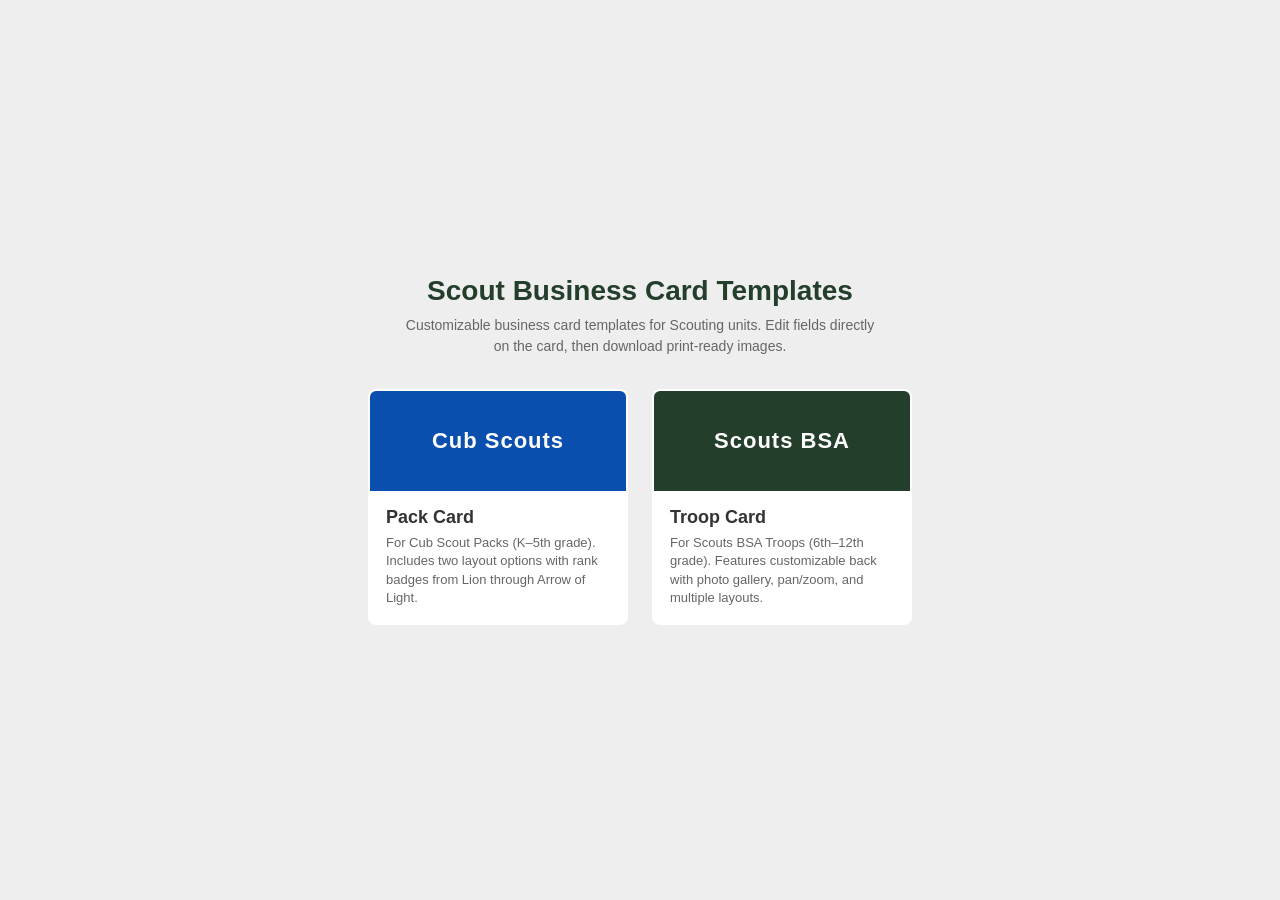
<file: index.html>
<!DOCTYPE html>
<html lang="en">

<head>
    <meta charset="UTF-8">
    <title>Scout Business Card Templates</title>
    <style>
        * { box-sizing: border-box; margin: 0; padding: 0; }

        body {
            font-family: Arial, Helvetica, sans-serif;
            background: #eee;
            color: #333;
            min-height: 100vh;
            display: flex;
            flex-direction: column;
            align-items: center;
            justify-content: center;
        }

        h1 {
            font-size: 28px;
            margin-bottom: 8px;
            color: #243E2C;
        }

        .subtitle {
            font-size: 14px;
            color: #666;
            margin-bottom: 32px;
            text-align: center;
            max-width: 480px;
            line-height: 1.5;
        }

        .cards {
            display: flex;
            gap: 24px;
            flex-wrap: wrap;
            justify-content: center;
        }

        .card-link {
            display: block;
            width: 260px;
            background: white;
            border-radius: 8px;
            text-decoration: none;
            color: inherit;
            overflow: hidden;
            border: 2px solid transparent;
            transition: border-color 0.2s, box-shadow 0.2s;
        }

        .card-link:hover {
            border-color: #003F87;
            box-shadow: 0 4px 16px rgba(0, 0, 0, 0.12);
        }

        .card-banner {
            height: 100px;
            display: flex;
            align-items: center;
            justify-content: center;
        }

        .card-banner.pack {
            background: #0B4FAE;
        }

        .card-banner.troop {
            background: #243E2C;
        }

        .card-banner span {
            color: white;
            font-size: 22px;
            font-weight: bold;
            letter-spacing: 1px;
        }

        .card-body {
            padding: 16px;
        }

        .card-body h2 {
            font-size: 18px;
            margin-bottom: 6px;
        }

        .card-body p {
            font-size: 13px;
            color: #666;
            line-height: 1.4;
        }
    </style>
</head>

<body>
    <h1>Scout Business Card Templates</h1>
    <p class="subtitle">
        Customizable business card templates for Scouting units.
        Edit fields directly on the card, then download print-ready images.
    </p>

    <div class="cards">
        <a href="pack.html" class="card-link">
            <div class="card-banner pack">
                <span>Cub Scouts</span>
            </div>
            <div class="card-body">
                <h2>Pack Card</h2>
                <p>For Cub Scout Packs (K&ndash;5th grade). Includes two layout options with rank badges from Lion through Arrow of Light.</p>
            </div>
        </a>

        <a href="troop.html" class="card-link">
            <div class="card-banner troop">
                <span>Scouts BSA</span>
            </div>
            <div class="card-body">
                <h2>Troop Card</h2>
                <p>For Scouts BSA Troops (6th&ndash;12th grade). Features customizable back with photo gallery, pan/zoom, and multiple layouts.</p>
            </div>
        </a>
    </div>
</body>

</html>
</file>
